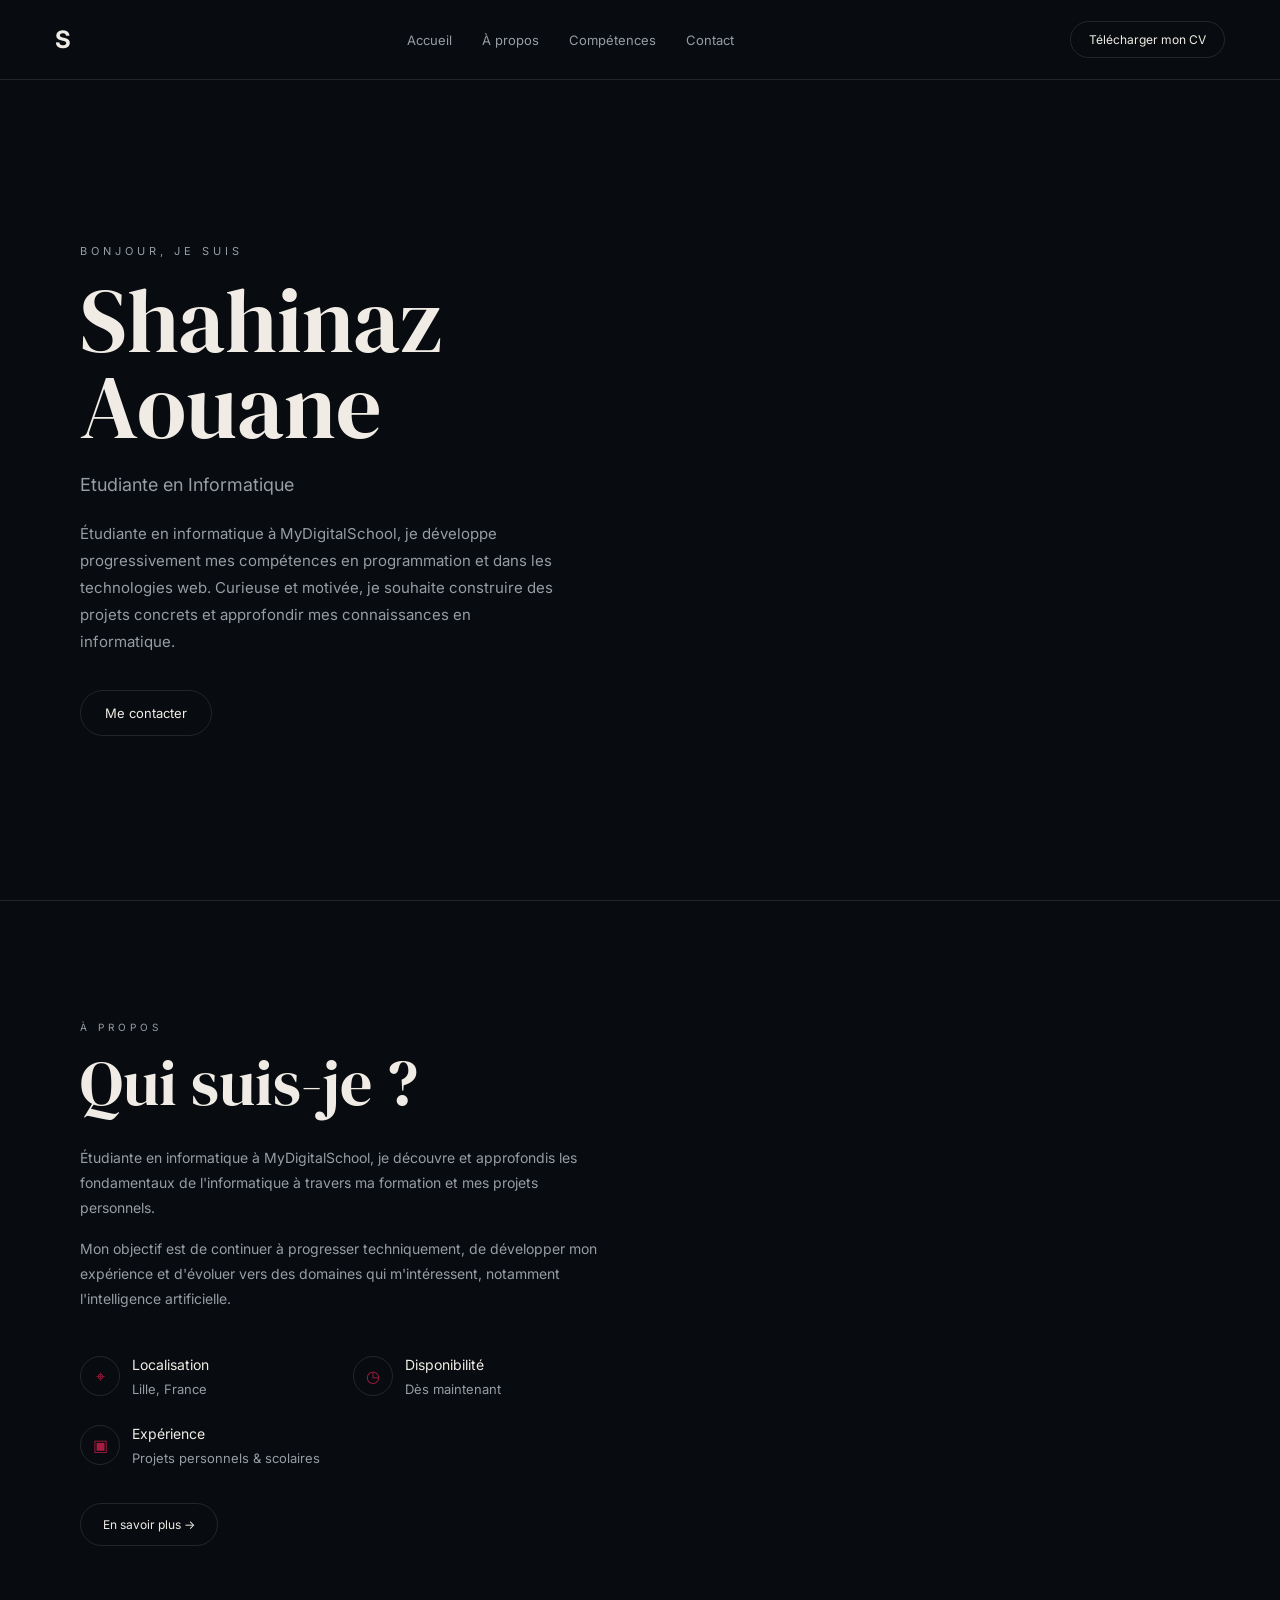
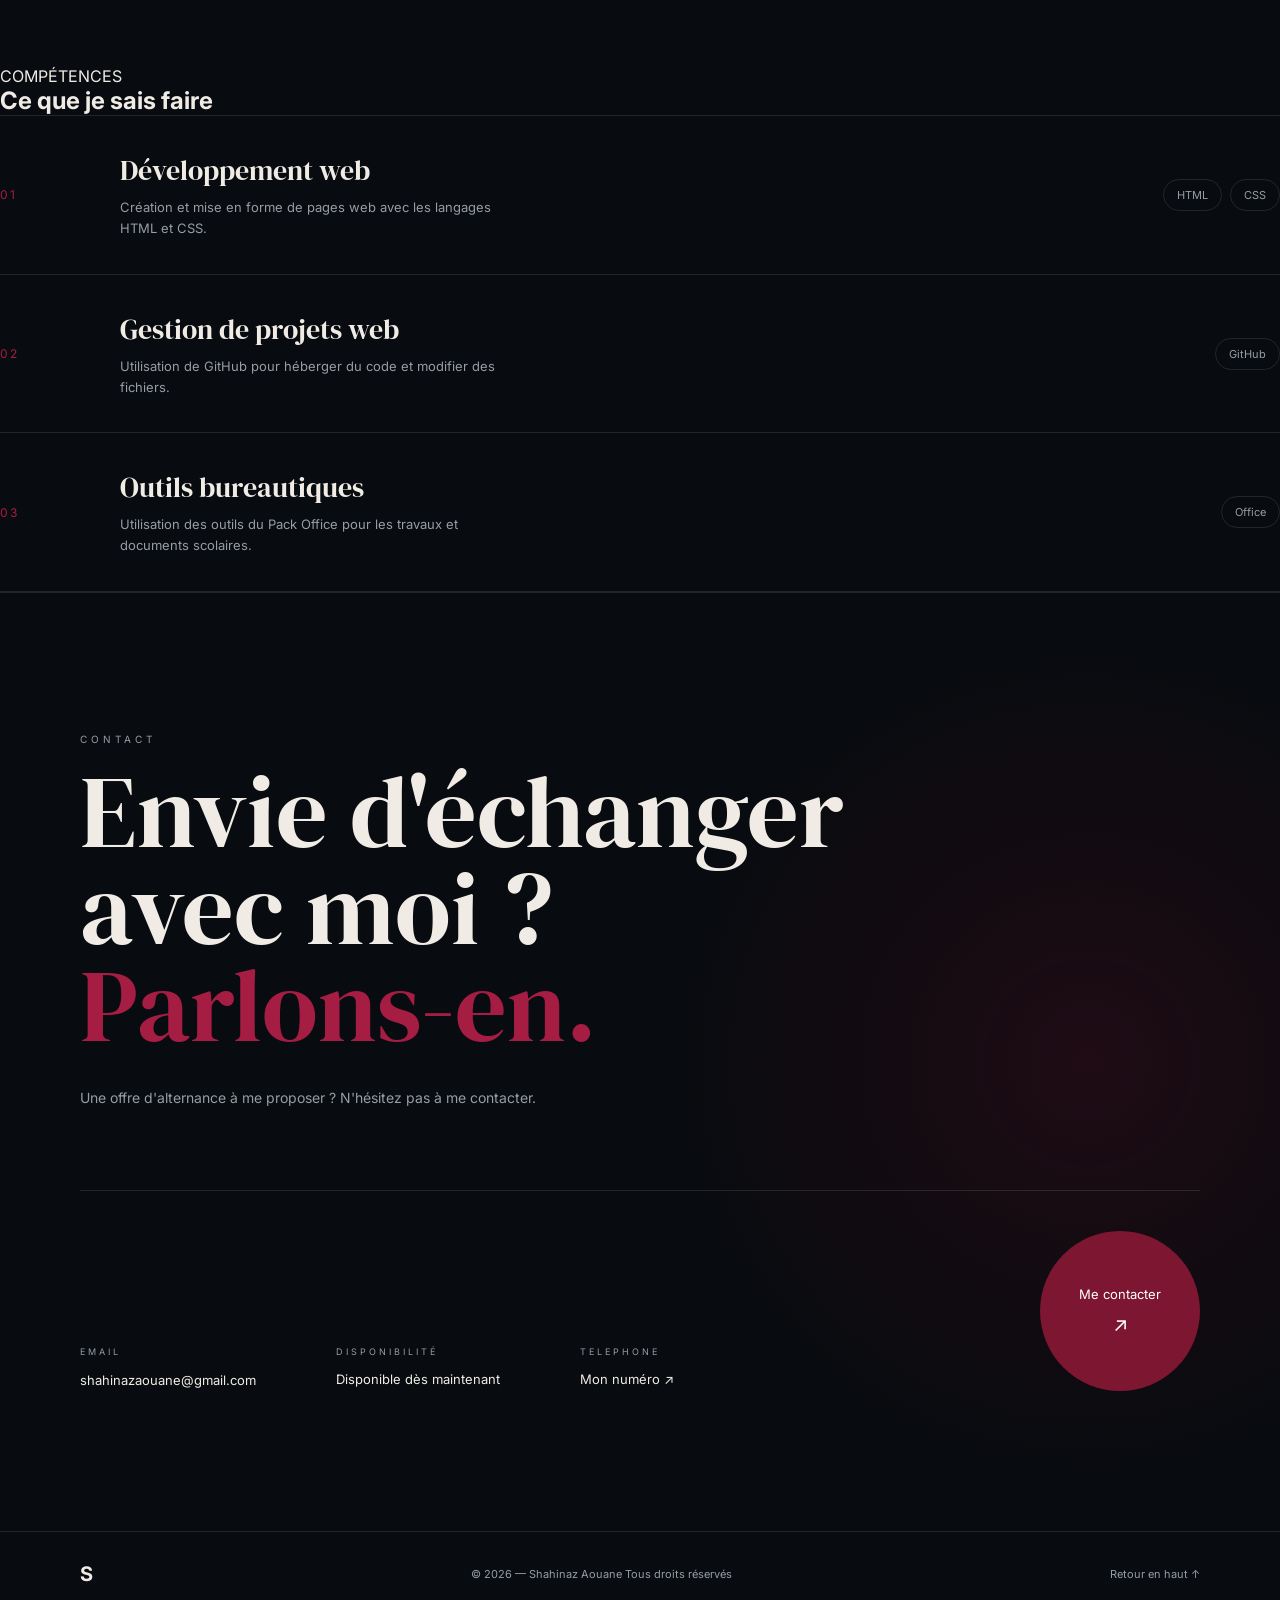
<file: index.html>
<!DOCTYPE html>
<html lang="fr">

<head>
    <meta charset="UTF-8">
    <meta name="viewport" content="width=device-width, initial-scale=1.0">

    <title>Mon Portfolio</title>

    <link rel="preconnect" href="https://fonts.googleapis.com">
<link rel="preconnect" href="https://fonts.gstatic.com" crossorigin>

<link
    href="https://fonts.googleapis.com/css2?family=DM+Serif+Display:ital@0;1&family=Inter:wght@300;400;500;600&display=swap"
    rel="stylesheet"
>

    <link rel="stylesheet" href="style.css">
</head>

<body>

    <header class="header">

        <a href="#" class="logo">S</a>

        <nav class="nav">

    <a href="#hero">Accueil</a>

    <a href="#about">À propos</a>

    <a href="#skills">Compétences</a>

    <a href="#contact">Contact</a>

</nav>

        <a
    href="documents/CV_Alternance.pdf.pdf"
    class="cv-button"
    download
>
    Télécharger mon CV
</a>
    </header>


    <main>

        <section class="hero" id="hero">

            <div class="hero-content">

                <p class="eyebrow">
                    BONJOUR, JE SUIS
                </p>

                <h1>
                    Shahinaz Aouane
                </h1>

                <h2>
                    Etudiante en Informatique
                </h2>

                <p class="hero-description">
                    Étudiante en informatique à MyDigitalSchool,
    je développe progressivement mes compétences
    en programmation et dans les technologies web.
    Curieuse et motivée, je souhaite construire
    des projets concrets et approfondir mes
    connaissances en informatique.
                </p>

                <div class="hero-buttons">
</a>

<a href="#contact" class="button button-secondary">
    Me contacter
</a>

                </div>

            </div>



    
    </div>

</div>

        </section>

        <section class="about" id="about">

    <div class="about-content">

        <p class="section-label">
            À PROPOS
        </p>

        <h2>
            Qui suis-je ?
        </h2>

        <p class="about-text">
          Étudiante en informatique à MyDigitalSchool,
    je découvre et approfondis les fondamentaux
    de l'informatique à travers ma formation
    et mes projets personnels.
        </p>

        <p class="about-text">
            Mon objectif est de continuer à progresser
    techniquement, de développer mon expérience
    et d'évoluer vers des domaines qui
    m'intéressent, notamment l'intelligence
    artificielle.
        </p>


        <div class="about-infos">

            <div class="info">

                <span class="info-icon">⌖</span>

                <div>
                    <span class="info-title">
                        Localisation
                    </span>

                    <span class="info-value">
                        Lille, France
                    </span>
                </div>

            </div>


            <div class="info">

                <span class="info-icon">◷</span>

                <div>
                    <span class="info-title">
                        Disponibilité
                    </span>

                    <span class="info-value">
                       Dès maintenant 
                    </span>
                </div>

            </div>


            <div class="info">

                <span class="info-icon">▣</span>

                <div>
                    <span class="info-title">
                        Expérience
                    </span>

                    <span class="info-value">
                        Projets personnels & scolaires
                    </span>
                </div>

            </div>

        </div>


        <a href="#" class="about-button">
            En savoir plus →
        </a>

    </div>



        <span class="about-note">
            
        </span>

    </div>

</section


        <p class="section-label">
            COMPÉTENCES
        </p>

        <h2>
            Ce que je sais faire
        </h2>

        <p class="skills-intro">
            
        </p>

    </div>


    <div class="skills-list">

    <!-- COMPETENCE 1 -->
    <div class="skill">
        <div class="skill-number">01</div>

        <div class="skill-main">
            <h3>Développement web</h3>
            <p>
                Création et mise en forme de pages web
                avec les langages HTML et CSS.
            </p>
        </div>

        <div class="skill-tags">
            <span>HTML</span>
            <span>CSS</span>
        </div>
    </div>

    <!-- COMPETENCE 2 -->
    <div class="skill">
        <div class="skill-number">02</div>

        <div class="skill-main">
            <h3>Gestion de projets web</h3>
            <p>
                Utilisation de GitHub pour héberger
                du code et modifier des fichiers.
            </p>
        </div>

        <div class="skill-tags">
            <span>GitHub</span>
        </div>
    </div>

    <!-- COMPETENCE 3 -->
    <div class="skill">
        <div class="skill-number">03</div>

        <div class="skill-main">
            <h3>Outils bureautiques</h3>
            <p>
                Utilisation des outils du Pack Office
                pour les travaux et documents scolaires.
            </p>
        </div>

        <div class="skill-tags">
            <span>Office</span>
        </div>
    </div>

</div>

</section>

<section class="contact" id="contact">

    <div class="contact-header">

        <p class="section-label">
            CONTACT
        </p>

        <h2>
            Envie d'échanger avec moi ?
            <span>Parlons-en.</span>
        </h2>

        <p class="contact-intro">
            Une offre d'alternance à me proposer ?
            N'hésitez pas à me contacter.
        </p>

    </div>


    <div class="contact-content">

        <div class="contact-info">

            <div class="contact-item">

                <span class="contact-label">
                    EMAIL
                </span>

                <a href="shahinazaouane@gmail.com">
                    shahinazaouane@gmail.com
                </a>

            </div>


            <div class="contact-item">

                <span class="contact-label">
                    DISPONIBILITÉ
                </span>

                <p>
                    Disponible dès maintenant
                </p>

            </div>


            <div class="contact-item">

                <span class="contact-label">
                    TELEPHONE
                </span>

                <div class="contact-socials">

                    <a href="tel:+33771557501"> 
                        Mon numéro ↗
                    </a>

                </div>

            </div>

        </div>


        <a
            href="mailto: shahinazaouane@gmail.com"
            class="contact-button"
        >
            Me contacter
            <span>↗</span>
        </a>

    </div>

</section>

    </main>

    <footer class="footer">

    <div class="footer-logo">
        S
    </div>

    <p>
        © 2026 — Shahinaz Aouane Tous droits réservés
    </p>

    <a href="#">
        Retour en haut ↑
    </a>

</footer>
</body>

</html>
</file>
<file: style.css>
html {
    scroll-behavior: smooth;
}

:root {

    --bg: #080b0f;

    --bg-secondary: #10151b;


    --burgundy: #7d1630;

    --burgundy-light: #a51d42;


    --pink: #285c4b;


    --text: #f0ece5;

    --text-muted: #969da3;


    --border: rgba(255, 255, 255, 0.11);

}


/* -------------------- */
/* RESET */
/* -------------------- */

* {
    margin: 0;
    padding: 0;
    box-sizing: border-box;
}

body {
    background: var(--bg);
    color: var(--text);

    font-family: "Inter", sans-serif;

    font-weight: 400;
}


/* -------------------- */
/* HEADER */
/* -------------------- */

.header {
    height: 80px;

    display: flex;
    align-items: center;
    justify-content: space-between;

    padding: 0 55px;

    border-bottom: 1px solid var(--border);
}


/* Logo */

.logo {
    color: var(--text);

    text-decoration: none;

    font-size: 24px;
    font-weight: bold;
}


/* Navigation */

.nav {
    display: flex;
    gap: 30px;
}

.nav a {
    color: var(--text-muted);

    text-decoration: none;

    font-size: 13px;

    transition: color 0.3s ease;
}

.nav a:hover {
    color: var(--text);
}


/* Bouton CV */

.cv-button {
    color: var(--text);

    text-decoration: none;

    border: 1px solid var(--border);

    padding: 10px 18px;

    border-radius: 30px;

    font-size: 12px;
}


/* -------------------- */
/* HERO */
/* -------------------- */

.hero {
    min-height: calc(100vh - 80px);

    display: grid;

    grid-template-columns: 1fr 1fr;

    position: relative;

    overflow: hidden;
}


/* Partie gauche */

.hero-content {
    display: flex;
    flex-direction: column;
    justify-content: center;

    padding: 80px;
}


/* Petit titre */

.eyebrow {
    color: var(--text-muted);

    font-size: 11px;

    letter-spacing: 4px;

    margin-bottom: 20px;
}


/* Gros titre */

.hero h1 {
    font-family: "DM Serif Display", serif;

    font-size: clamp(55px, 7vw, 100px);

    font-weight: 400;

    line-height: 0.95;

    margin-bottom: 25px;
}


/* Sous-titre */

.hero h2 {
    font-size: 18px;

    font-weight: 400;

    color: var(--text-muted);

    margin-bottom: 25px;
}


/* Description */

.hero-description {
    max-width: 480px;

    color: var(--text-muted);

    font-size: 15px;

    line-height: 1.8;

    margin-bottom: 35px;
}


/* -------------------- */
/* BOUTONS */
/* -------------------- */

.hero-buttons {
    display: flex;

    gap: 15px;
}

.button {
    display: inline-block;

    padding: 14px 24px;

    border-radius: 30px;

    text-decoration: none;

    font-size: 13px;

    transition: 0.3s ease;
}


/* Bouton principal */

.button-primary {
    background: var(--burgundy);

    color: white;
}

.button-primary:hover {
    background: var(--burgundy-light);

    transform: translateY(-2px);
}


/* Bouton secondaire */

.button-secondary {
    color: var(--text);

    border: 1px solid var(--border);
}

.button-secondary:hover {
    background: rgba(255, 255, 255, 0.05);
}


/* -------------------- */
/* IMAGE */
/* -------------------- */

.hero-image {
    display: flex;

    align-items: center;
    justify-content: center;

    padding: 50px;

    background:
        linear-gradient(
            135deg,
            rgba(133, 15, 43, 0.5),
            rgba(8, 13, 19, 0.2)
        );
}


/* Faux emplacement de l'image */

/* -------------------- */
/* HERO IMAGE */
/* -------------------- */

.hero-image {
    position: relative;

    display: flex;
    align-items: center;
    justify-content: center;

    overflow: hidden;

    background:
        radial-gradient(
            circle at 70% 40%,
            rgba(133, 15, 43, 0.35),
            transparent 50%
        ),
        #0b1218;
}


/* -------------------- */
/* PHOTO */
/* -------------------- */

.hero-photo {
    position: relative;

    z-index: 2;

    width: 65%;
    height: 75%;

    overflow: hidden;

    border: 1px solid rgba(255, 255, 255, 0.15);

    box-shadow:
        0 30px 80px rgba(0, 0, 0, 0.5);
}


.hero-photo img {
    width: 100%;
    height: 100%;

    object-fit: cover;

    display: block;

    filter: brightness(0.75) saturate(0.8);
}

.shape {
    position: absolute;

    z-index: 1;
}


/* Forme bordeaux */

.shape-burgundy {
    width: 400px;
    height: 400px;

    background: var(--burgundy);

    top: -120px;
    left: -100px;

    transform: rotate(25deg);

    opacity: 0.65;

    clip-path: polygon(
        0 0,
        100% 0,
        70% 100%,
        0 70%
    );
}


/* Forme verte */

.shape-green {
    width: 350px;
    height: 350px;

    background: var(--green);

    bottom: -130px;
    right: -100px;

    transform: rotate(35deg);

    opacity: 0.55;

    clip-path: polygon(
        30% 0,
        100% 30%,
        100% 100%,
        0 70%
    );
}

.hero-image::after {
    content: "";

    position: absolute;

    inset: 0;

    background:
        radial-gradient(
            circle at 50% 50%,
            transparent 20%,
            rgba(0, 0, 0, 0.45) 100%
        );

    z-index: 3;

    pointer-events: none;
}

@media (max-width: 768px) {

    .header {
        padding: 0 20px;
    }

    .nav {
        display: none;
    }

    .cv-button {
        padding: 8px 14px;
    }


    .hero {
        grid-template-columns: 1fr;
    }


    .hero-content {
        padding: 70px 25px;
    }


    .hero h1 {
        font-size: 58px;
    }


    .hero-image {
        min-height: 500px;
    }


    .hero-photo {
        width: 75%;
        height: 75%;
    }

    .projects {
        padding: 80px 25px;
    }


    .projects-header {
        display: block;

        margin-bottom: 40px;
    }


    .projects-link {
        display: inline-block;

        margin-top: 25px;
    }


    .projects-grid {
        grid-template-columns: 1fr;

        gap: 50px;
    }


    .project-image {
        height: 420px;
    }


    .project-arrow {
        opacity: 1;

        transform: none;
    }

    .skills {
        padding: 80px 25px;
    }


    .skills-header {
        margin-bottom: 50px;
    }


    .skill {
        grid-template-columns: 40px 1fr;

        gap: 20px;

        align-items: start;
    }


    .skill-main h3 {
        font-size: 24px;
    }


    .skill-tags {
        grid-column: 2;

        justify-content: flex-start;
    }

    .contact {
        padding: 90px 25px;
    }


    .contact-header {
        margin-bottom: 60px;
    }


    .contact-header h2 {
        font-size: 58px;
    }


    .contact-content {
        flex-direction: column;

        align-items: flex-start;
    }


    .contact-info {
        width: 100%;

        flex-direction: column;

        gap: 30px;
    }


    .contact-button {
        width: 130px;
        height: 130px;

        align-self: flex-end;
    }
}

/* -------------------- */
/* ABOUT */
/* -------------------- */

.about {
    min-height: 700px;

    display: grid;

    grid-template-columns: 1fr 1fr;

    gap: 80px;

    padding: 120px 80px;

    border-top: 1px solid var(--border);
}


/* Contenu */

.about-content {
    display: flex;

    flex-direction: column;

    justify-content: center;
}


/* Petit titre */

.section-label {
    color: var(--text-muted);

    font-size: 10px;

    letter-spacing: 4px;

    margin-bottom: 18px;
}


/* Gros titre */

.about h2 {
    font-family: "DM Serif Display", serif;

    font-size: clamp(45px, 5vw, 70px);

    font-weight: 400;

    line-height: 1;

    margin-bottom: 30px;
}


/* Texte */

.about-text {
    max-width: 540px;

    color: var(--text-muted);

    font-size: 14px;

    line-height: 1.8;

    margin-bottom: 15px;
}


/* -------------------- */
/* INFORMATIONS */
/* -------------------- */

.about-infos {
    display: grid;

    grid-template-columns: 1fr 1fr;

    gap: 25px;

    margin-top: 30px;

    margin-bottom: 35px;
}


.info {
    display: flex;

    align-items: flex-start;

    gap: 12px;
}


.info-icon {
    width: 40px;
    height: 40px;

    display: flex;

    align-items: center;
    justify-content: center;

    flex-shrink: 0;

    border: 1px solid var(--border);

    border-radius: 50%;

    color: var(--burgundy-light);

    font-size: 16px;
}


.info-title,
.info-value {
    display: block;
}


.info-title {
    color: var(--text);

    font-size: 14px;

    margin-bottom: 7px;
}


.info-value {
    color: var(--text-muted);

    font-size: 13px;

    line-height: 1.5;
}


/* -------------------- */
/* BOUTON */
/* -------------------- */

.about-button {
    width: fit-content;

    padding: 13px 22px;

    border: 1px solid var(--border);

    border-radius: 30px;

    color: var(--text);

    text-decoration: none;

    font-size: 12px;

    transition: 0.3s ease;
}


.about-button:hover {
    background: var(--burgundy);

    border-color: var(--burgundy);

    transform: translateY(-2px);
}


/* -------------------- */
/* IMAGE ABOUT */
/* -------------------- */

.about-image {
    position: relative;

    display: flex;

    align-items: center;
    justify-content: center;
}


.about-image img {
    position: relative;

    z-index: 2;

    width: 65%;

    aspect-ratio: 3 / 4;

    object-fit: cover;

    border: 1px solid var(--border);

    border-radius: 5px;

    filter: grayscale(20%) brightness(0.8);

    box-shadow:
        0 30px 70px rgba(0, 0, 0, 0.5);
}


/* Carré vert derrière */

.about-image-decoration {
    position: absolute;

    z-index: 1;

    width: 55%;

    aspect-ratio: 1;

    background: var(--green);

    opacity: 0.6;

    border-radius: 8px;

    transform: translate(
        90px,
        70px
    );
}


/* Petit texte manuscrit */

.about-note {
    position: absolute;

    z-index: 3;

    right: 5%;

    bottom: 15%;

    color: var(--text);

    font-family: Georgia, serif;

    font-style: italic;

    font-size: 13px;

    line-height: 1.5;

    transform: rotate(-8deg);
}

/* -------------------- */
/* PROJECTS */
/* -------------------- */

.projects {
    padding: 120px 80px;

    border-top: 1px solid var(--border);
}


/* Header */

.projects-header {
    display: flex;

    align-items: flex-end;
    justify-content: space-between;

    margin-bottom: 60px;
}


.projects-header h2 {
    max-width: 600px;

    font-family: "DM Serif Display", serif;

    font-size: clamp(35px, 4vw, 55px);

    font-weight: 400;

    line-height: 1.05;

    margin-top: 15px;
}


.projects-link {
    color: var(--text-muted);

    text-decoration: none;

    font-size: 12px;

    border-bottom: 1px solid var(--border);

    padding-bottom: 6px;

    transition: 0.3s ease;
}


.projects-link:hover {
    color: var(--text);
}


/* -------------------- */
/* GRID */
/* -------------------- */

.projects-grid {
    display: grid;

    grid-template-columns: repeat(2, 1fr);

    gap: 60px 30px;
}


/* -------------------- */
/* CARD */
/* -------------------- */

.project-card {
    min-width: 0;
}


/* Image */

.project-image {
    position: relative;

    height: 500px;

    overflow: hidden;

    background: var(--bg-secondary);

    border: 1px solid var(--border);
}


.project-image img {
    width: 100%;
    height: 100%;

    display: block;

    object-fit: cover;

    filter: brightness(0.75);

    transition:
        transform 0.6s ease,
        filter 0.6s ease;
}


/* Hover image */

.project-card:hover .project-image img {
    transform: scale(1.04);

    filter: brightness(0.9);
}


/* -------------------- */
/* ARROW */
/* -------------------- */

.project-arrow {
    position: absolute;

    right: 20px;
    bottom: 20px;

    width: 50px;
    height: 50px;

    display: flex;

    align-items: center;
    justify-content: center;

    border-radius: 50%;

    background: var(--burgundy);

    color: white;

    text-decoration: none;

    font-size: 18px;

    opacity: 0;

    transform: translateY(10px);

    transition: 0.3s ease;
}


.project-card:hover .project-arrow {
    opacity: 1;

    transform: translateY(0);
}


/* -------------------- */
/* INFOS */
/* -------------------- */

.project-info {
    display: flex;

    align-items: flex-start;
    justify-content: space-between;

    padding-top: 20px;
}


.project-number {
    color: var(--text-muted);

    font-size: 10px;

    letter-spacing: 2px;

    margin-bottom: 8px;
}


.project-info h3 {
    font-family: "DM Serif Display", serif;

    font-size: 25px;

    font-weight: 400;
}


/* -------------------- */
/* TAGS */
/* -------------------- */

.project-tags {
    display: flex;

    gap: 8px;
}


.project-tags span {
    padding: 7px 11px;

    border: 1px solid var(--border);

    border-radius: 30px;

    color: var(--text-muted);

    font-size: 10px;
}

/* -------------------- */
/* SKILLS */
/* -------------------- */

.skills {
    padding: 120px 80px;

    border-top: 1px solid var(--border);
}


/* Header */

.skills-header {
    max-width: 700px;

    margin-bottom: 70px;
}


.skills-header h2 {
    font-family: "DM Serif Display", serif;

    font-size: clamp(45px, 5vw, 70px);

    font-weight: 400;

    line-height: 1;

    margin-top: 15px;

    margin-bottom: 25px;
}


.skills-intro {
    max-width: 500px;

    color: var(--text-muted);

    font-size: 14px;

    line-height: 1.8;
}


/* Liste */

.skills-list {
    border-top: 1px solid var(--border);
}


/* Compétence */

.skill {
    display: grid;

    grid-template-columns: 80px 1fr 1fr;

    gap: 40px;

    align-items: center;

    padding: 35px 0;

    border-bottom: 1px solid var(--border);

    transition: 0.3s ease;
}


/* Numéro */

.skill-number {
    color: var(--burgundy-light);

    font-size: 12px;

    letter-spacing: 2px;
}


/* Partie principale */

.skill-main h3 {
    font-family: "DM Serif Display", serif;

    font-size: 28px;

    font-weight: 400;

    margin-bottom: 8px;
}


.skill-main p {
    max-width: 400px;

    color: var(--text-muted);

    font-size: 13px;

    line-height: 1.6;
}


/* Tags */

.skill-tags {
    display: flex;

    justify-content: flex-end;

    flex-wrap: wrap;

    gap: 8px;
}


.skill-tags span {
    padding: 8px 13px;

    border: 1px solid var(--border);

    border-radius: 30px;

    color: var(--text-muted);

    font-size: 11px;

    transition: 0.3s ease;
}


/* Hover */

.skill:hover {
    padding-left: 15px;

    background: rgba(255, 255, 255, 0.015);
}


.skill:hover .skill-tags span {
    border-color: rgba(169, 24, 59, 0.5);

    color: var(--text);
}

/* -------------------- */
/* CONTACT */
/* -------------------- */

.contact {
    position: relative;

    padding: 140px 80px;

    border-top: 1px solid var(--border);

    overflow: hidden;

    background:
        radial-gradient(
            circle at 85% 50%,
            rgba(133, 15, 43, 0.18),
            transparent 35%
        );
}


/* Header */

.contact-header {
    max-width: 850px;

    margin-bottom: 80px;
}


.contact-header h2 {
    font-family: "DM Serif Display", serif;

    font-size: clamp(55px, 8vw, 110px);

    font-weight: 400;

    line-height: 0.95;

    margin-top: 15px;

    margin-bottom: 30px;
}


.contact-header h2 span {
    color: var(--burgundy-light);

    display: block;
}


.contact-intro {
    max-width: 500px;

    color: var(--text-muted);

    font-size: 14px;

    line-height: 1.8;
}


/* -------------------- */
/* CONTACT CONTENT */
/* -------------------- */

.contact-content {
    display: flex;

    align-items: flex-end;

    justify-content: space-between;

    gap: 50px;

    padding-top: 40px;

    border-top: 1px solid var(--border);
}


/* Infos */

.contact-info {
    display: flex;

    gap: 80px;
}


.contact-item {
    min-width: 160px;
}


.contact-label {
    display: block;

    color: var(--text-muted);

    font-size: 9px;

    letter-spacing: 3px;

    margin-bottom: 12px;
}


.contact-item a,
.contact-item p {
    color: var(--text);

    text-decoration: none;

    font-size: 13px;

    line-height: 1.6;
}


.contact-item a {
    transition: color 0.3s ease;
}


.contact-item a:hover {
    color: var(--burgundy-light);
}


/* Réseaux */

.contact-socials {
    display: flex;

    flex-direction: column;

    gap: 5px;
}


/* -------------------- */
/* GROS BOUTON */
/* -------------------- */

.contact-button {
    width: 160px;
    height: 160px;

    display: flex;

    flex-direction: column;

    align-items: center;
    justify-content: center;

    gap: 10px;

    flex-shrink: 0;

    border-radius: 50%;

    background: var(--burgundy);

    color: white;

    text-decoration: none;

    font-size: 13px;

    transition:
        transform 0.4s ease,
        background 0.4s ease;
}


.contact-button span {
    font-size: 20px;
}


.contact-button:hover {
    transform: scale(1.08);

    background: var(--burgundy-light);
}

/* -------------------- */
/* FOOTER */
/* -------------------- */

.footer {
    display: flex;

    align-items: center;
    justify-content: space-between;

    padding: 30px 80px;

    border-top: 1px solid var(--border);

    color: var(--text-muted);

    font-size: 11px;
}


.footer-logo {
    color: var(--text);

    font-size: 20px;

    font-weight: bold;
}


.footer p {
    margin: 0;
}


.footer a {
    color: var(--text-muted);

    text-decoration: none;

    transition: color 0.3s ease;
}


.footer a:hover {
    color: var(--text);
}
Et pour mobile :

    .footer {
        padding: 25px;

        flex-direction: column;

        gap: 15px;
    }

    @keyframes fadeUp {

    from {
        opacity: 0;

        transform: translateY(30px);
    }

    to {
        opacity: 1;

        transform: translateY(0);
    }

}


.hero-content {
    animation: fadeUp 1s ease forwards;
}

.hero-image {
    animation: fadeUp 1s ease 0.2s forwards;

    opacity: 0;
}
</file>
